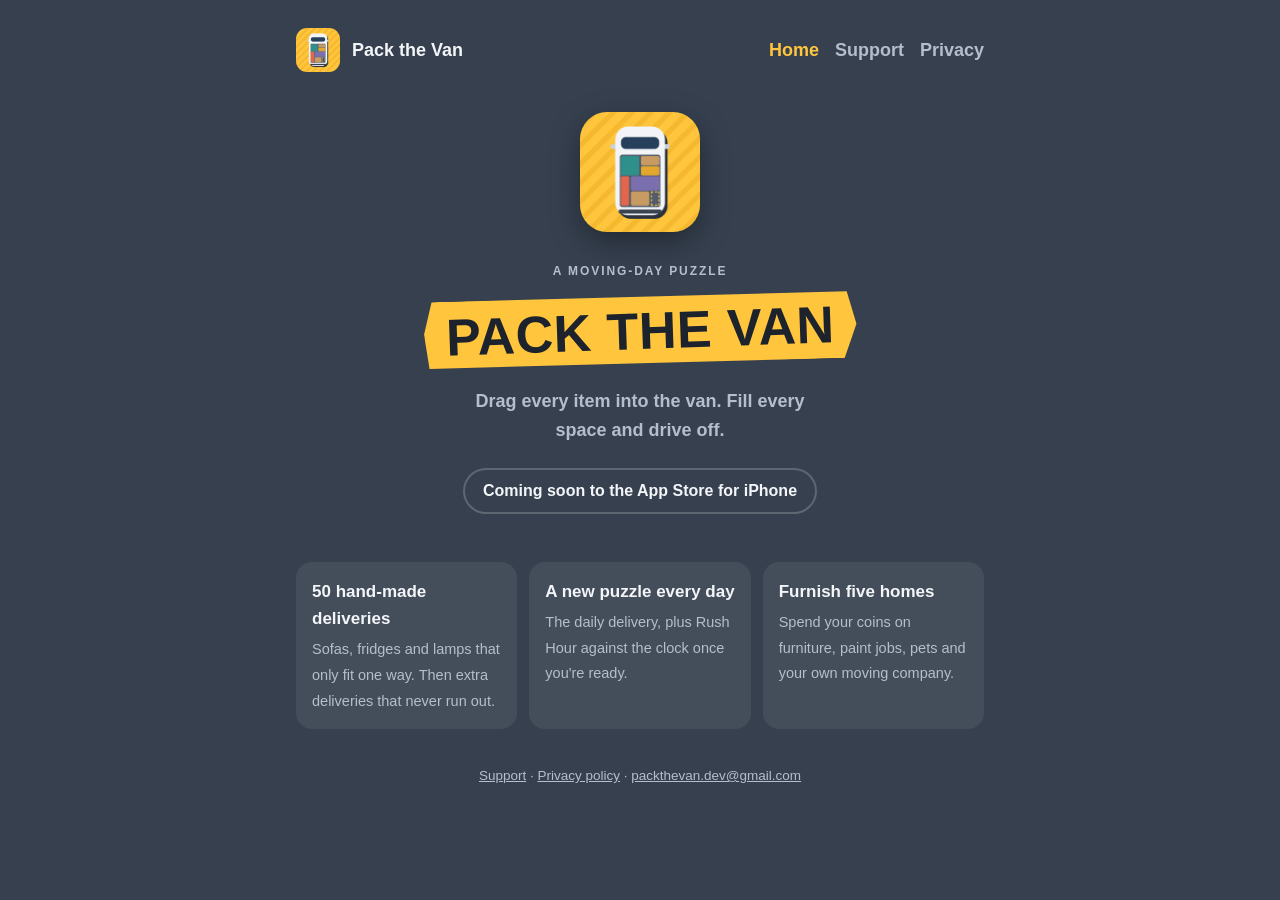
<file: index.html>
<!doctype html>
<html lang="en">
<head>
<meta charset="utf-8">
<meta name="viewport" content="width=device-width, initial-scale=1">
<title>Pack the Van</title>
<meta name="description" content="Pack the Van is a moving-day puzzle game for iPhone. Drag every item into the van, fill every space and drive off.">
<link rel="icon" href="icon.png">
<link rel="apple-touch-icon" href="icon.png">
<link rel="stylesheet" href="style.css">
</head>
<body>
<div class="wrap">
  <header class="top">
    <img src="icon.png" alt="">
    <a class="name" href="./">Pack the Van</a>
    <nav class="links"><a href="./" aria-current="page">Home</a><a href="support.html">Support</a><a href="privacy.html">Privacy</a></nav>
  </header>

  <section class="hero">
    <img class="icon" src="icon.png" alt="Pack the Van app icon">
    <p class="eyebrow">A moving-day puzzle</p>
    <div class="tape"><h1>PACK THE VAN</h1></div>
    <p class="lead">Drag every item into the van. Fill every space and drive off.</p>
    <span class="badge">Coming soon to the App Store for iPhone</span>
  </section>

  <section class="feats">
    <div class="feat"><b>50 hand-made deliveries</b><span>Sofas, fridges and lamps that only fit one way. Then extra deliveries that never run out.</span></div>
    <div class="feat"><b>A new puzzle every day</b><span>The daily delivery, plus Rush Hour against the clock once you're ready.</span></div>
    <div class="feat"><b>Furnish five homes</b><span>Spend your coins on furniture, paint jobs, pets and your own moving company.</span></div>
  </section>

  <footer>
    <p><a href="support.html">Support</a> · <a href="privacy.html">Privacy policy</a> · <a href="mailto:packthevan.dev@gmail.com">packthevan.dev@gmail.com</a></p>
  </footer>
</div>
</body>
</html>
</file>
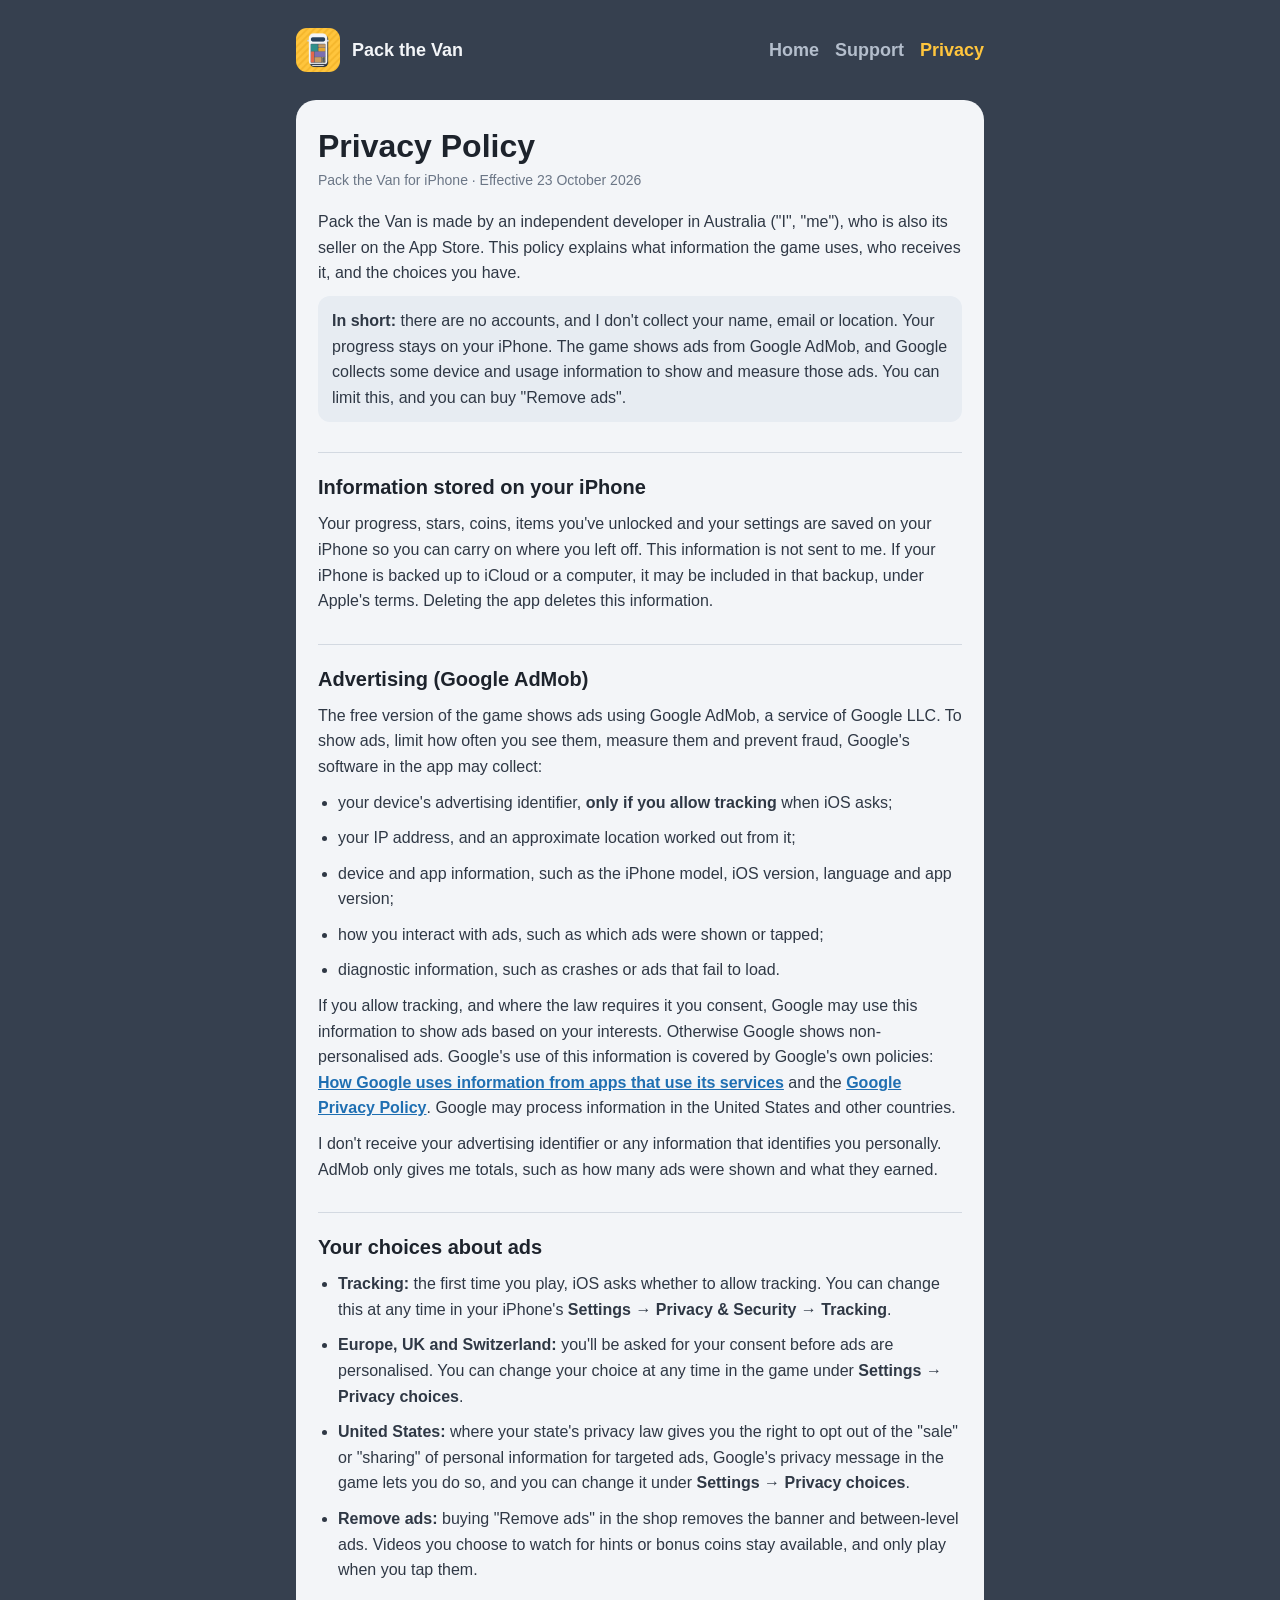
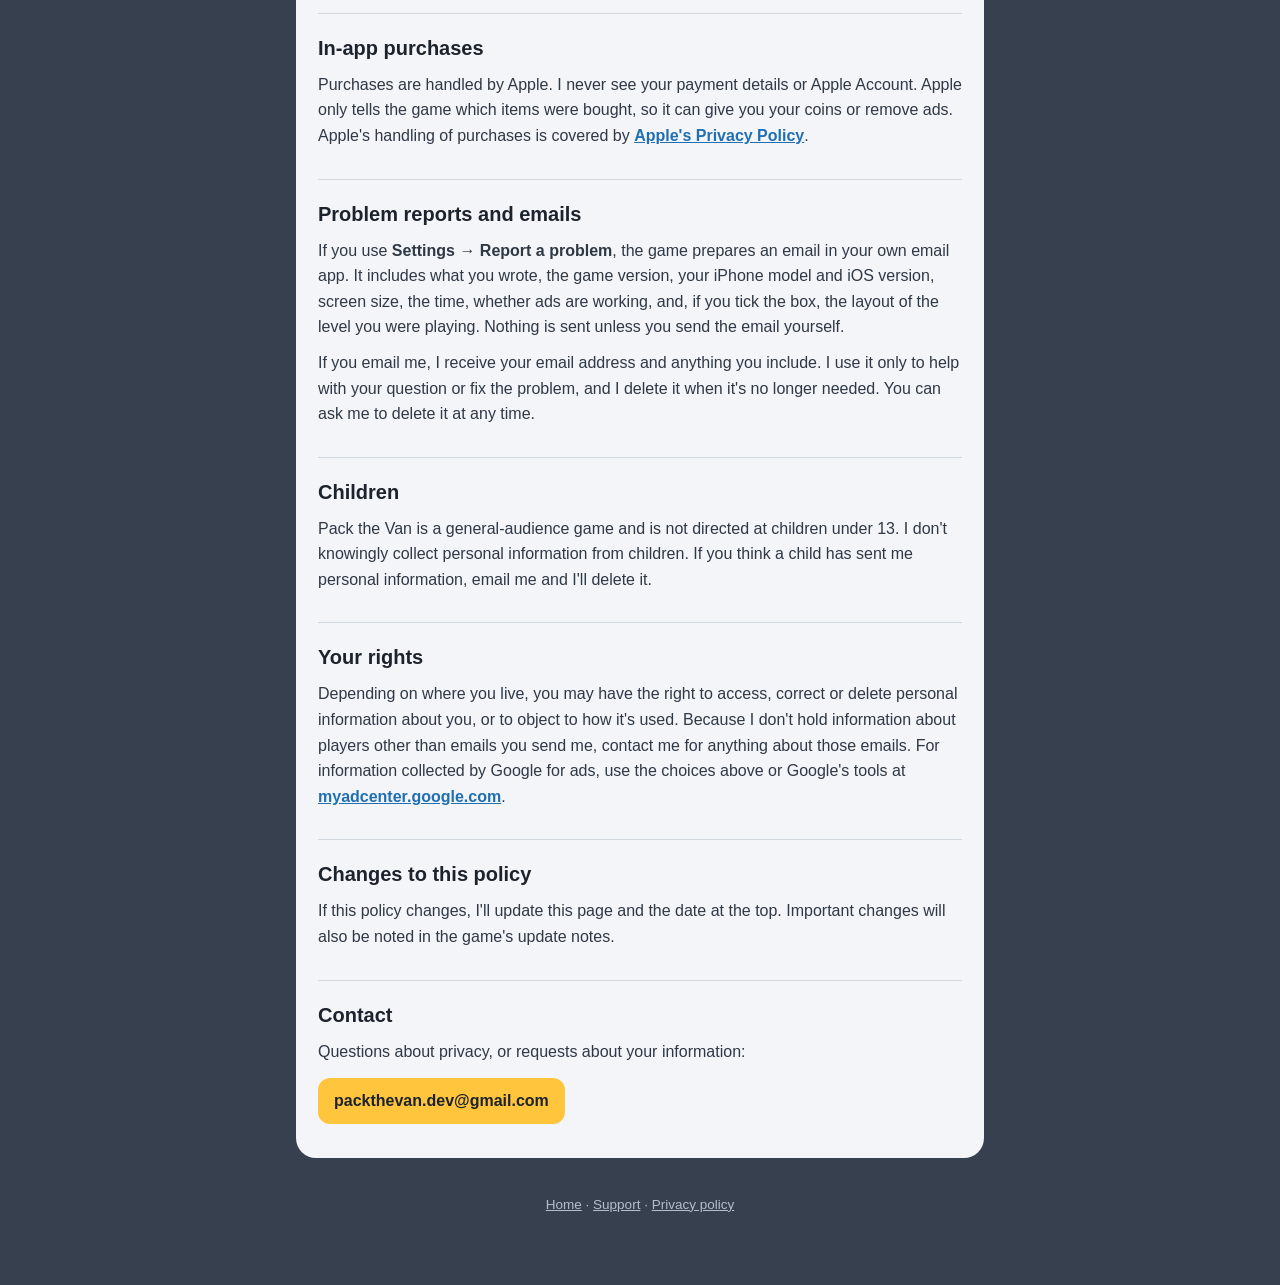
<file: privacy.html>
<!doctype html>
<html lang="en">
<head>
<meta charset="utf-8">
<meta name="viewport" content="width=device-width, initial-scale=1">
<title>Privacy Policy · Pack the Van</title>
<meta name="description" content="How Pack the Van handles your information.">
<link rel="icon" href="icon.png">
<link rel="stylesheet" href="style.css">
</head>
<body>
<div class="wrap">
  <header class="top">
    <img src="icon.png" alt="">
    <a class="name" href="./">Pack the Van</a>
    <nav class="links"><a href="./">Home</a><a href="support.html">Support</a><a href="privacy.html" aria-current="page">Privacy</a></nav>
  </header>

  <article class="card">
    <h1>Privacy Policy</h1>
    <p class="meta">Pack the Van for iPhone · Effective 23 October 2026</p>

    <p>Pack the Van is made by an independent developer in Australia ("I", "me"), who is also its seller on the App Store. This policy explains what information the game uses, who receives it, and the choices you have.</p>
    <p class="note"><b>In short:</b> there are no accounts, and I don't collect your name, email or location. Your progress stays on your iPhone. The game shows ads from Google AdMob, and Google collects some device and usage information to show and measure those ads. You can limit this, and you can buy "Remove ads".</p>

    <h2>Information stored on your iPhone</h2>
    <p>Your progress, stars, coins, items you've unlocked and your settings are saved on your iPhone so you can carry on where you left off. This information is not sent to me. If your iPhone is backed up to iCloud or a computer, it may be included in that backup, under Apple's terms. Deleting the app deletes this information.</p>

    <h2>Advertising (Google AdMob)</h2>
    <p>The free version of the game shows ads using Google AdMob, a service of Google LLC. To show ads, limit how often you see them, measure them and prevent fraud, Google's software in the app may collect:</p>
    <ul>
      <li>your device's advertising identifier, <b>only if you allow tracking</b> when iOS asks;</li>
      <li>your IP address, and an approximate location worked out from it;</li>
      <li>device and app information, such as the iPhone model, iOS version, language and app version;</li>
      <li>how you interact with ads, such as which ads were shown or tapped;</li>
      <li>diagnostic information, such as crashes or ads that fail to load.</li>
    </ul>
    <p>If you allow tracking, and where the law requires it you consent, Google may use this information to show ads based on your interests. Otherwise Google shows non-personalised ads. Google's use of this information is covered by Google's own policies: <a href="https://policies.google.com/technologies/partner-sites" target="_blank" rel="noopener">How Google uses information from apps that use its services</a> and the <a href="https://policies.google.com/privacy" target="_blank" rel="noopener">Google Privacy Policy</a>. Google may process information in the United States and other countries.</p>
    <p>I don't receive your advertising identifier or any information that identifies you personally. AdMob only gives me totals, such as how many ads were shown and what they earned.</p>

    <h2>Your choices about ads</h2>
    <ul>
      <li><b>Tracking:</b> the first time you play, iOS asks whether to allow tracking. You can change this at any time in your iPhone's <b>Settings → Privacy &amp; Security → Tracking</b>.</li>
      <li><b>Europe, UK and Switzerland:</b> you'll be asked for your consent before ads are personalised. You can change your choice at any time in the game under <b>Settings → Privacy choices</b>.</li>
      <li><b>United States:</b> where your state's privacy law gives you the right to opt out of the "sale" or "sharing" of personal information for targeted ads, Google's privacy message in the game lets you do so, and you can change it under <b>Settings → Privacy choices</b>.</li>
      <li><b>Remove ads:</b> buying "Remove ads" in the shop removes the banner and between-level ads. Videos you choose to watch for hints or bonus coins stay available, and only play when you tap them.</li>
    </ul>

    <h2>In-app purchases</h2>
    <p>Purchases are handled by Apple. I never see your payment details or Apple Account. Apple only tells the game which items were bought, so it can give you your coins or remove ads. Apple's handling of purchases is covered by <a href="https://www.apple.com/legal/privacy/" target="_blank" rel="noopener">Apple's Privacy Policy</a>.</p>

    <h2>Problem reports and emails</h2>
    <p>If you use <b>Settings → Report a problem</b>, the game prepares an email in your own email app. It includes what you wrote, the game version, your iPhone model and iOS version, screen size, the time, whether ads are working, and, if you tick the box, the layout of the level you were playing. Nothing is sent unless you send the email yourself.</p>
    <p>If you email me, I receive your email address and anything you include. I use it only to help with your question or fix the problem, and I delete it when it's no longer needed. You can ask me to delete it at any time.</p>

    <h2>Children</h2>
    <p>Pack the Van is a general-audience game and is not directed at children under 13. I don't knowingly collect personal information from children. If you think a child has sent me personal information, email me and I'll delete it.</p>

    <h2>Your rights</h2>
    <p>Depending on where you live, you may have the right to access, correct or delete personal information about you, or to object to how it's used. Because I don't hold information about players other than emails you send me, contact me for anything about those emails. For information collected by Google for ads, use the choices above or Google's tools at <a href="https://myadcenter.google.com" target="_blank" rel="noopener">myadcenter.google.com</a>.</p>

    <h2>Changes to this policy</h2>
    <p>If this policy changes, I'll update this page and the date at the top. Important changes will also be noted in the game's update notes.</p>

    <h2>Contact</h2>
    <p>Questions about privacy, or requests about your information:</p>
    <a class="mail" href="mailto:packthevan.dev@gmail.com">packthevan.dev@gmail.com</a>
  </article>

  <footer>
    <p><a href="./">Home</a> · <a href="support.html">Support</a> · <a href="privacy.html">Privacy policy</a></p>
  </footer>
</div>
</body>
</html>
</file>
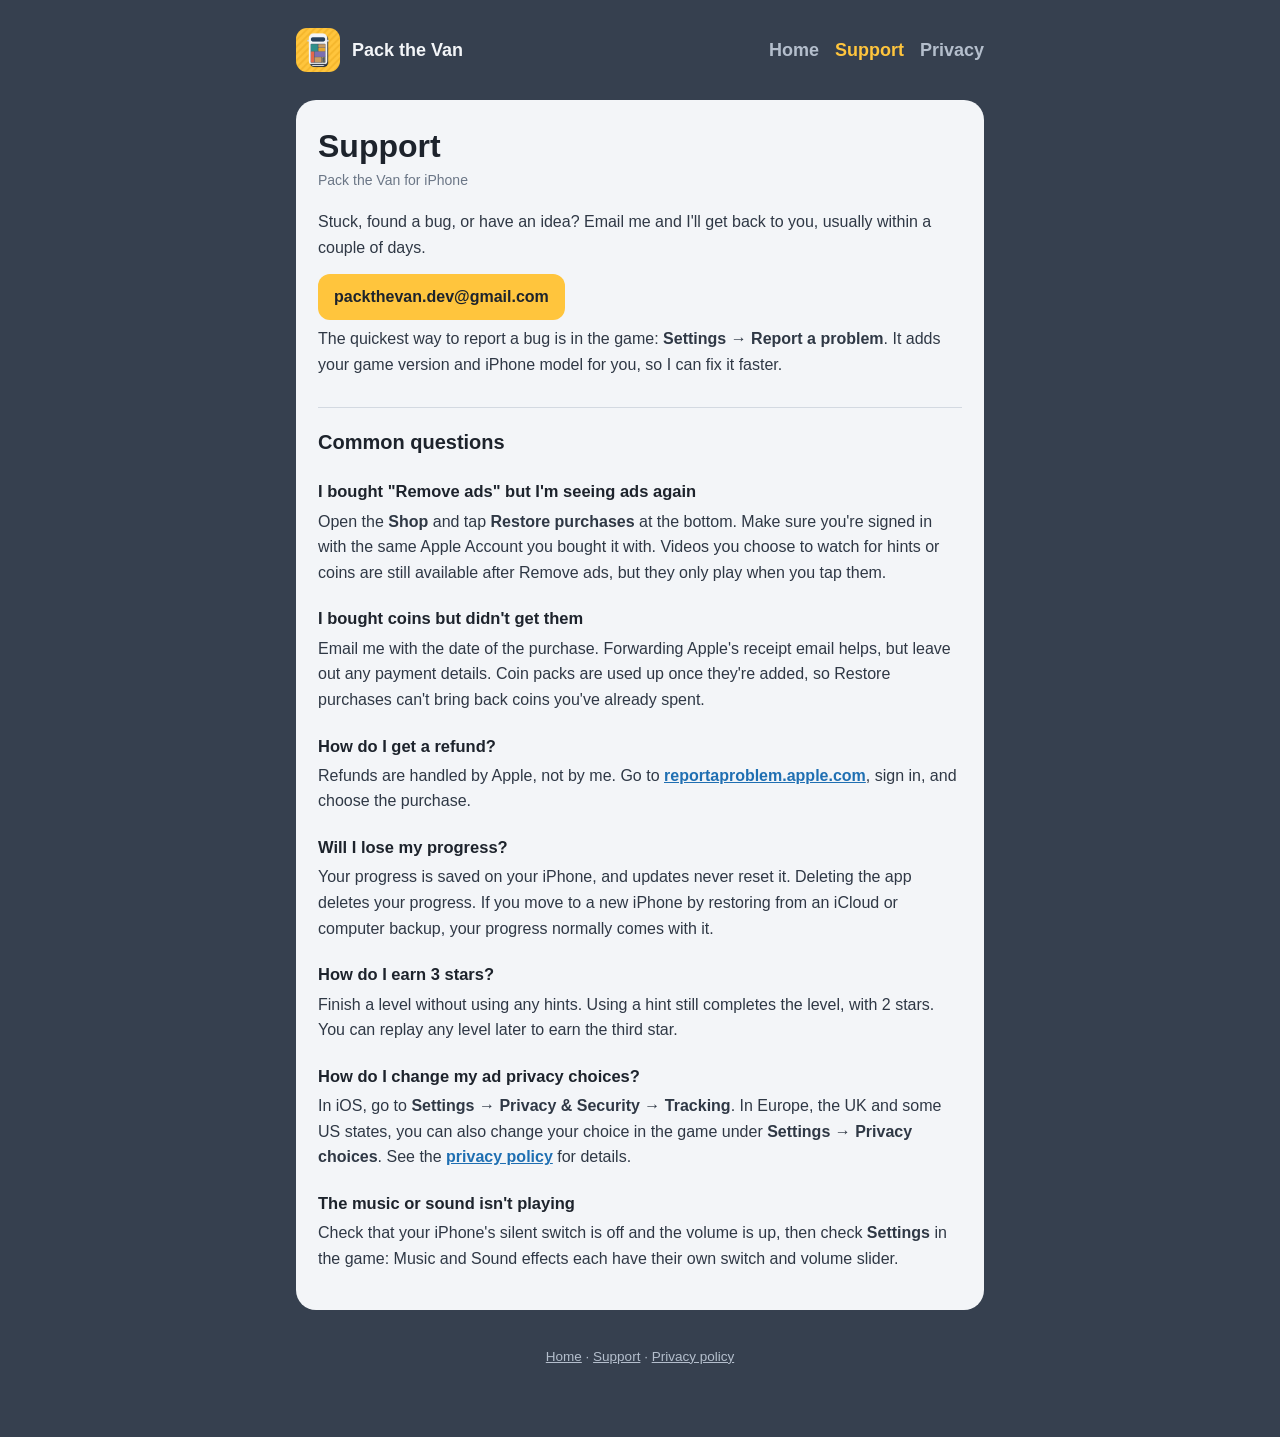
<file: support.html>
<!doctype html>
<html lang="en">
<head>
<meta charset="utf-8">
<meta name="viewport" content="width=device-width, initial-scale=1">
<title>Support · Pack the Van</title>
<meta name="description" content="Help with Pack the Van: purchases, progress, ads and reporting a problem.">
<link rel="icon" href="icon.png">
<link rel="stylesheet" href="style.css">
</head>
<body>
<div class="wrap">
  <header class="top">
    <img src="icon.png" alt="">
    <a class="name" href="./">Pack the Van</a>
    <nav class="links"><a href="./">Home</a><a href="support.html" aria-current="page">Support</a><a href="privacy.html">Privacy</a></nav>
  </header>

  <article class="card">
    <h1>Support</h1>
    <p class="meta">Pack the Van for iPhone</p>
    <p>Stuck, found a bug, or have an idea? Email me and I'll get back to you, usually within a couple of days.</p>
    <a class="mail" href="mailto:packthevan.dev@gmail.com?subject=Pack%20the%20Van%20support">packthevan.dev@gmail.com</a>
    <p>The quickest way to report a bug is in the game: <b>Settings → Report a problem</b>. It adds your game version and iPhone model for you, so I can fix it faster.</p>

    <h2>Common questions</h2>

    <h3>I bought "Remove ads" but I'm seeing ads again</h3>
    <p>Open the <b>Shop</b> and tap <b>Restore purchases</b> at the bottom. Make sure you're signed in with the same Apple Account you bought it with. Videos you choose to watch for hints or coins are still available after Remove ads, but they only play when you tap them.</p>

    <h3>I bought coins but didn't get them</h3>
    <p>Email me with the date of the purchase. Forwarding Apple's receipt email helps, but leave out any payment details. Coin packs are used up once they're added, so Restore purchases can't bring back coins you've already spent.</p>

    <h3>How do I get a refund?</h3>
    <p>Refunds are handled by Apple, not by me. Go to <a href="https://reportaproblem.apple.com" target="_blank" rel="noopener">reportaproblem.apple.com</a>, sign in, and choose the purchase.</p>

    <h3>Will I lose my progress?</h3>
    <p>Your progress is saved on your iPhone, and updates never reset it. Deleting the app deletes your progress. If you move to a new iPhone by restoring from an iCloud or computer backup, your progress normally comes with it.</p>

    <h3>How do I earn 3 stars?</h3>
    <p>Finish a level without using any hints. Using a hint still completes the level, with 2 stars. You can replay any level later to earn the third star.</p>

    <h3>How do I change my ad privacy choices?</h3>
    <p>In iOS, go to <b>Settings → Privacy &amp; Security → Tracking</b>. In Europe, the UK and some US states, you can also change your choice in the game under <b>Settings → Privacy choices</b>. See the <a href="privacy.html">privacy policy</a> for details.</p>

    <h3>The music or sound isn't playing</h3>
    <p>Check that your iPhone's silent switch is off and the volume is up, then check <b>Settings</b> in the game: Music and Sound effects each have their own switch and volume slider.</p>
  </article>

  <footer>
    <p><a href="./">Home</a> · <a href="support.html">Support</a> · <a href="privacy.html">Privacy policy</a></p>
  </footer>
</div>
</body>
</html>
</file>
<file: style.css>
:root{
  --asphalt:#36404F;--asphalt-deep:#2A323E;--text:#F3F5F8;--muted:#B4BECC;--tape:#FFC53D;--ink:#1D232C;
  --panel:#F3F5F8;--panel-text:#2F3845;--line:#D3D9E1;--link:#1F6FB2;
  color-scheme:light dark;
}
*{box-sizing:border-box}
html{background:var(--asphalt)}
body{margin:0;background:var(--asphalt);color:var(--text);font:16px/1.6 -apple-system,BlinkMacSystemFont,"Segoe UI",Roboto,Helvetica,Arial,sans-serif;-webkit-text-size-adjust:100%}
a{color:var(--tape)}
.wrap{max-width:720px;margin:0 auto;padding:28px 16px 56px}
header.top{display:flex;align-items:center;gap:12px;margin-bottom:28px}
header.top img{width:44px;height:44px;border-radius:11px}
header.top a{color:var(--text);text-decoration:none;font-weight:800;font-size:18px}
nav.links{margin-left:auto;display:flex;gap:16px;font-weight:700;font-size:15px}
nav.links a{color:var(--muted);text-decoration:none}
nav.links a[aria-current]{color:var(--tape)}
.tape{display:inline-block;background:var(--tape);color:var(--ink);padding:10px 22px 8px;transform:rotate(-2deg);clip-path:polygon(2% 0,98% 5%,100% 52%,97% 100%,1% 95%,0 46%)}
.tape h1{margin:0;font-size:clamp(32px,9vw,52px);line-height:1;font-weight:900;letter-spacing:.01em}
.hero{text-align:center;padding:12px 0 8px}
.hero .icon{width:120px;height:120px;border-radius:27px;box-shadow:0 10px 30px rgba(0,0,0,.35);margin-bottom:22px}
.eyebrow{font-weight:800;font-size:12px;letter-spacing:.16em;text-transform:uppercase;color:var(--muted);margin:0 0 14px}
.lead{max-width:34ch;margin:22px auto 0;color:var(--muted);font-weight:600;font-size:18px}
.badge{display:inline-block;margin-top:24px;border:2px solid rgba(255,255,255,.2);border-radius:999px;padding:8px 18px;font-weight:800;color:var(--text)}
.feats{display:grid;grid-template-columns:repeat(auto-fit,minmax(200px,1fr));gap:12px;margin:40px 0 0}
.feat{background:rgba(255,255,255,.07);border-radius:16px;padding:16px}
.feat b{display:block;font-size:17px;margin-bottom:4px}
.feat span{color:var(--muted);font-size:14.5px}
.card{background:var(--panel);color:var(--panel-text);border-radius:20px;padding:28px 22px}
.card h1{margin:0 0 4px;color:var(--ink);font-size:32px;line-height:1.15}
.card h2{color:var(--ink);font-size:20px;margin:30px 0 8px;padding-top:18px;border-top:1.5px solid var(--line)}
.card h3{color:var(--ink);font-size:16.5px;margin:20px 0 4px}
.card p,.card li{margin:0 0 10px}
.card ul{padding-left:20px;margin:0 0 10px}
.card a{color:var(--link);font-weight:700}
.card .meta{color:#6B7686;font-size:14px;margin-bottom:18px}
.card .note{background:#E7ECF2;border-radius:12px;padding:12px 14px}
.mail{display:inline-block;background:var(--tape);color:var(--ink)!important;text-decoration:none;font-weight:800;border-radius:12px;padding:10px 16px;margin:4px 0 6px;word-break:break-all}
footer{margin-top:36px;color:var(--muted);font-size:13.5px;text-align:center}
footer a{color:var(--muted)}
@media (max-width:420px){nav.links{gap:12px;font-size:14px}header.top a.name{display:none}}
</file>
